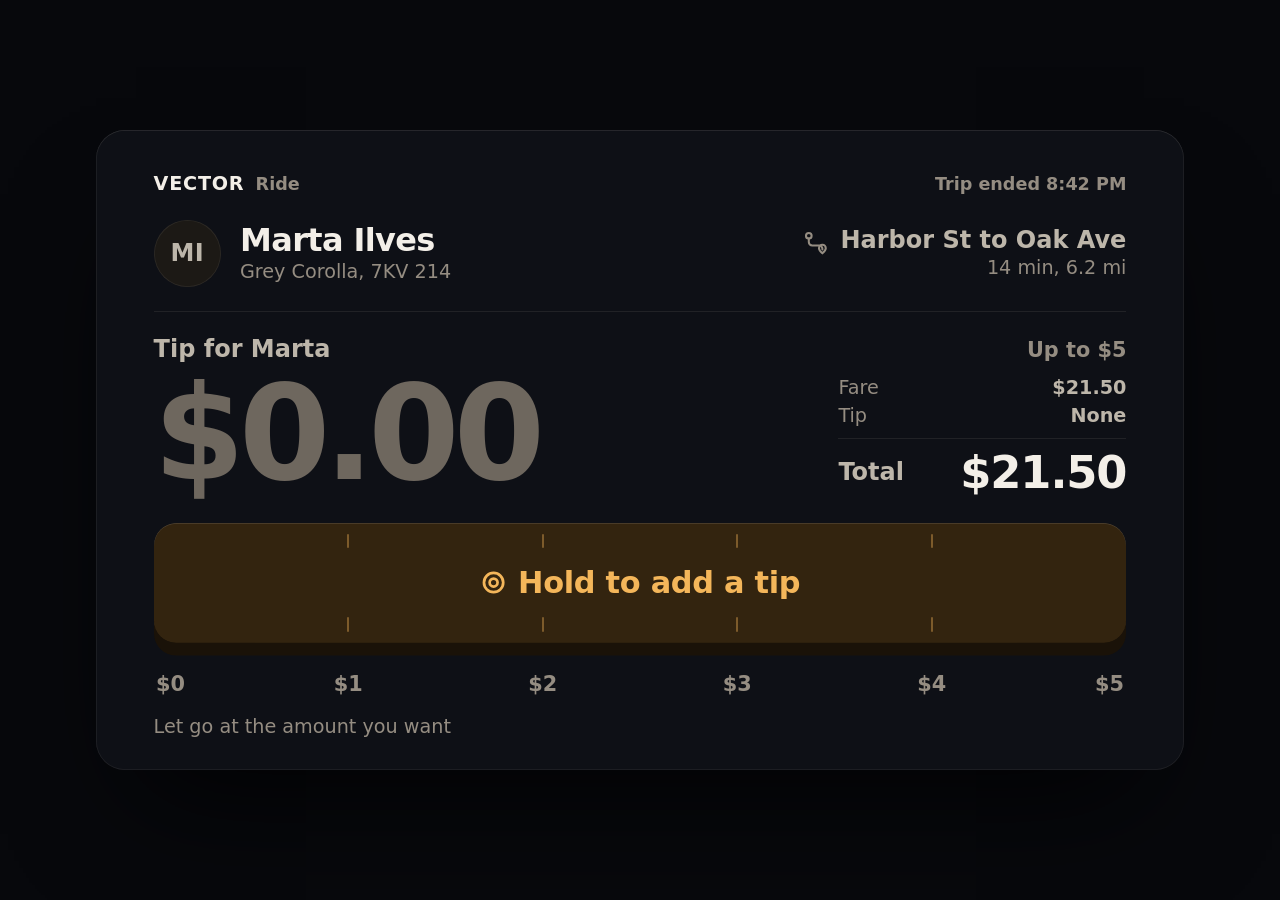
<file: index.html>
<!doctype html>
<html lang="en">
<head>
  <meta charset="utf-8">
  <meta name="viewport" content="width=device-width,initial-scale=1">
  <title>Hold to Tip — veraetogrex_portfolio</title>
  <link rel="stylesheet" href="style.css">
</head>
<body>
  <!-- Hold to Tip — github.com/veraetogrex-portfolio · zero dependencies
       Hold the wide key and the tip counts up from $0 to $5; let go and it stays.
       The filled part becomes the locked tip, the rest of the key becomes Confirm. -->
  <section class="ht" id="tip" aria-label="Trip total and tip">
    <header class="ht-top">
      <p class="ht-brand"><b>VECTOR</b><span>Ride</span></p>
      <p class="ht-order">Trip ended 8:42 PM</p>
    </header>

    <!-- the order: who drove, where, what it cost -->
    <div class="ht-trip">
      <span class="ht-ava" aria-hidden="true">MI</span>
      <p class="ht-who"><b>Marta Ilves</b><span>Grey Corolla, 7KV 214</span></p>
      <p class="ht-route"><svg viewBox="0 0 24 24" aria-hidden="true"><circle cx="6" cy="6" r="2.5"/><path d="M6 8.5v3a3 3 0 0 0 3 3h6a3 3 0 0 1 3 3v.5"/><path d="M18 21.5s-3-2.7-3-4.6a3 3 0 0 1 6 0c0 1.9-3 4.6-3 4.6z"/></svg><b>Harbor St to Oak Ave</b><span>14 min, 6.2 mi</span></p>
    </div>

    <div class="ht-tip">
      <p class="ht-tip-h"><span>Tip for Marta</span><span class="ht-max">Up to $5</span></p>
      <div class="ht-row">
        <p class="ht-read" role="status" aria-label="Tip $0.00">$0.00</p>
        <dl class="ht-sum" aria-label="Your fare">
          <div><dt>Fare</dt><dd>$21.50</dd></div>
          <div><dt>Tip</dt><dd class="ht-tipline">None</dd></div>
          <div class="ht-total"><dt>Total</dt><dd class="ht-total-v" aria-live="polite">$21.50</dd></div>
        </dl>
      </div>

      <!-- one wide key; while it is held the amber fill grows, on release the filled part stays as the tip and the rest becomes Confirm -->
      <div class="ht-keys">
        <button class="ht-key" aria-describedby="ht-hint">
          <span class="ht-cap ht-cap--base"><span class="ht-side"></span><span class="ht-face"><span class="ht-ticks"></span><span class="ht-lbl"><svg viewBox="0 0 24 24" aria-hidden="true"><circle cx="12" cy="12" r="8.5"/><circle cx="12" cy="12" r="3.5"/></svg><span class="ht-lbl-t">Hold to add a tip</span></span></span></span>
          <span class="ht-cap ht-cap--ok" aria-hidden="true"><span class="ht-side"></span><span class="ht-face"></span></span>
          <span class="ht-cap ht-cap--fill" aria-hidden="true"><span class="ht-side"></span><span class="ht-face"><span class="ht-ticks"></span><span class="ht-lbl ht-lbl--fill"><svg viewBox="0 0 24 24"><circle cx="12" cy="12" r="8.5"/><circle cx="12" cy="12" r="3.5"/></svg><span class="ht-lbl-t">Hold to add a tip</span></span>
            <span class="ht-chip"><svg viewBox="0 0 24 24"><rect x="5" y="10.5" width="14" height="10" rx="2.5"/><path d="M8.5 10.5V8a3.5 3.5 0 0 1 7 0v2.5"/></svg><b class="ht-chip-v">$0.00</b></span></span></span>
          <span class="ht-dent" aria-hidden="true"></span>
        </button>
        <button class="ht-confirm" tabindex="-1"><span class="ht-confirm-t">Confirm tip</span></button>
        <button class="ht-clear" tabindex="-1" aria-label="Clear tip"><svg viewBox="0 0 24 24" aria-hidden="true"><path d="M7 7l10 10M17 7 7 17"/></svg></button>
      </div>

      <!-- the scale is also a set of buttons: one tap sets an exact amount -->
      <div class="ht-scale" role="group" aria-label="Set tip">
        <span>$0</span><button data-v="1">$1</button><button data-v="2">$2</button><button data-v="3">$3</button><button data-v="4">$4</button><button data-v="5">$5</button>
      </div>
      <p class="ht-hint" id="ht-hint">Let go at the amount you want</p>
    </div>
  </section>

  <script src="script.js"></script>
</body>
</html>
</file>
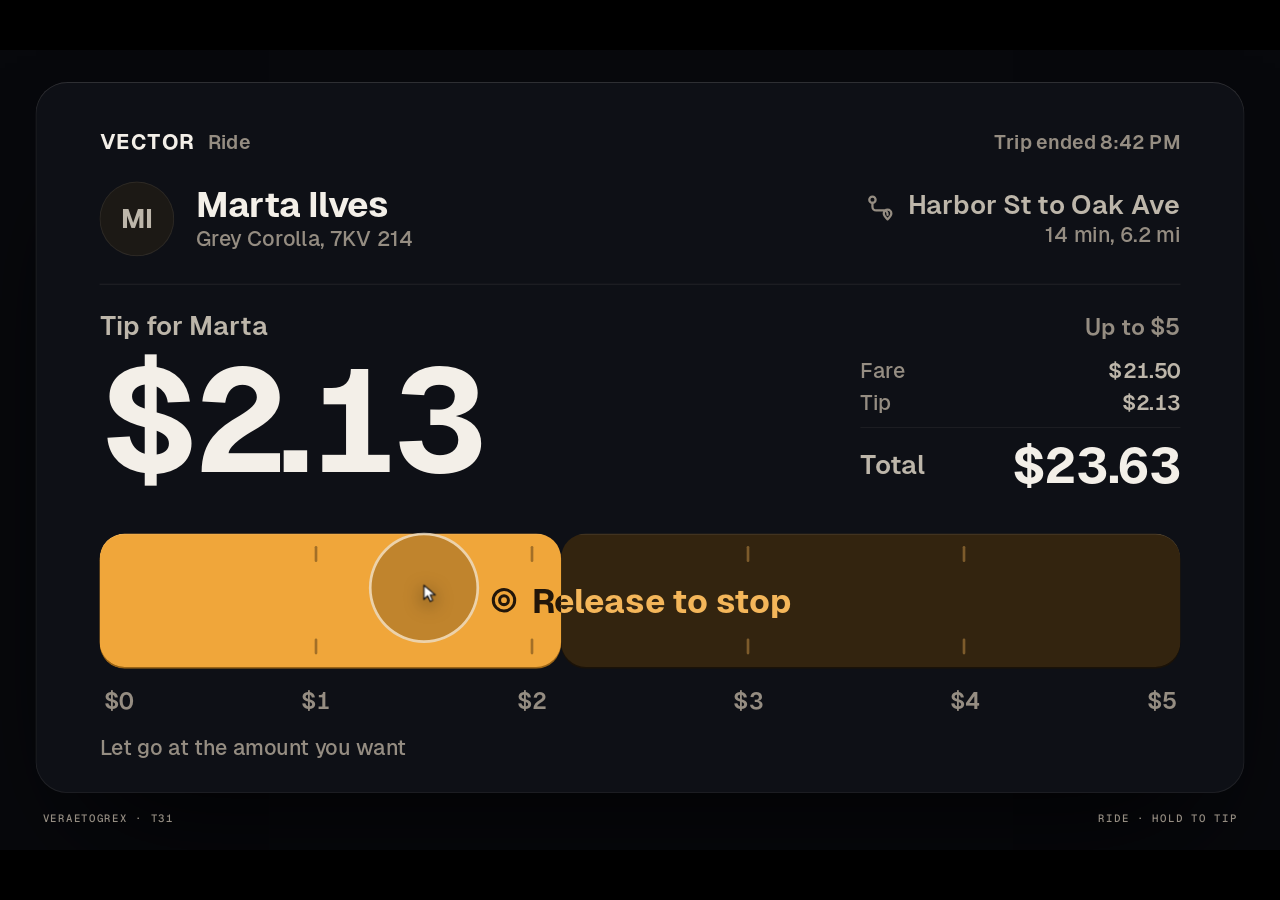
<file: mockup/hold-tip.autoplay.html>
<!doctype html>
<html lang="en">
<head>
<meta charset="utf-8">
<meta name="viewport" content="width=device-width,initial-scale=1">
<title>T31 Hold to Tip — hold the key, let go at your tip</title>
<link rel="stylesheet" href="_shared/nocturne.css">
<link rel="stylesheet" href="../style.css">
<style>
  /* the component from ../, dressed in Nocturne type; no grid on the app screen (DESIGN.md R-07: grid only in the reel header) */
  #stage{background:var(--room);--font:var(--f-text)}
  #stage .ht{position:absolute;left:40px;top:36px;zoom:1;z-index:1}
  .status-line{color:var(--text-3)}
  body.autoplay #stage :focus-visible{outline:none}
  body.autoplay #li-cursor{transition:none}   /* visible from frame one, no fade at the loop seam */
</style>
</head>
<body>
<div id="stage" data-title="T31 Hold to Tip" data-url="veraetogrex-portfolio.github.io/hold-tip">
  <section class="ht" id="tip" aria-label="Trip total and tip">
    <header class="ht-top">
      <p class="ht-brand"><b>VECTOR</b><span>Ride</span></p>
      <p class="ht-order">Trip ended 8:42 PM</p>
    </header>

    <!-- the order: who drove, where, what it cost -->
    <div class="ht-trip">
      <span class="ht-ava" aria-hidden="true">MI</span>
      <p class="ht-who"><b>Marta Ilves</b><span>Grey Corolla, 7KV 214</span></p>
      <p class="ht-route"><svg viewBox="0 0 24 24" aria-hidden="true"><circle cx="6" cy="6" r="2.5"/><path d="M6 8.5v3a3 3 0 0 0 3 3h6a3 3 0 0 1 3 3v.5"/><path d="M18 21.5s-3-2.7-3-4.6a3 3 0 0 1 6 0c0 1.9-3 4.6-3 4.6z"/></svg><b>Harbor St to Oak Ave</b><span>14 min, 6.2 mi</span></p>
    </div>

    <div class="ht-tip">
      <p class="ht-tip-h"><span>Tip for Marta</span><span class="ht-max">Up to $5</span></p>
      <div class="ht-row">
        <p class="ht-read" role="status" aria-label="Tip $0.00">$0.00</p>
        <dl class="ht-sum" aria-label="Your fare">
          <div><dt>Fare</dt><dd>$21.50</dd></div>
          <div><dt>Tip</dt><dd class="ht-tipline">None</dd></div>
          <div class="ht-total"><dt>Total</dt><dd class="ht-total-v" aria-live="polite">$21.50</dd></div>
        </dl>
      </div>

      <!-- one wide key; while it is held the amber fill grows, on release the filled part stays as the tip and the rest becomes Confirm -->
      <div class="ht-keys">
        <button class="ht-key" aria-describedby="ht-hint">
          <span class="ht-cap ht-cap--base"><span class="ht-side"></span><span class="ht-face"><span class="ht-ticks"></span><span class="ht-lbl"><svg viewBox="0 0 24 24" aria-hidden="true"><circle cx="12" cy="12" r="8.5"/><circle cx="12" cy="12" r="3.5"/></svg><span class="ht-lbl-t">Hold to add a tip</span></span></span></span>
          <span class="ht-cap ht-cap--ok" aria-hidden="true"><span class="ht-side"></span><span class="ht-face"></span></span>
          <span class="ht-cap ht-cap--fill" aria-hidden="true"><span class="ht-side"></span><span class="ht-face"><span class="ht-ticks"></span><span class="ht-lbl ht-lbl--fill"><svg viewBox="0 0 24 24"><circle cx="12" cy="12" r="8.5"/><circle cx="12" cy="12" r="3.5"/></svg><span class="ht-lbl-t">Hold to add a tip</span></span>
            <span class="ht-chip"><svg viewBox="0 0 24 24"><rect x="5" y="10.5" width="14" height="10" rx="2.5"/><path d="M8.5 10.5V8a3.5 3.5 0 0 1 7 0v2.5"/></svg><b class="ht-chip-v">$0.00</b></span></span></span>
          <span class="ht-dent" aria-hidden="true"></span>
        </button>
        <button class="ht-confirm" tabindex="-1"><span class="ht-confirm-t">Confirm tip</span></button>
        <button class="ht-clear" tabindex="-1" aria-label="Clear tip"><svg viewBox="0 0 24 24" aria-hidden="true"><path d="M7 7l10 10M17 7 7 17"/></svg></button>
      </div>

      <!-- the scale is also a set of buttons: one tap sets an exact amount -->
      <div class="ht-scale" role="group" aria-label="Set tip">
        <span>$0</span><button data-v="1">$1</button><button data-v="2">$2</button><button data-v="3">$3</button><button data-v="4">$4</button><button data-v="5">$5</button>
      </div>
      <p class="ht-hint" id="ht-hint">Let go at the amount you want</p>
    </div>
  </section>
  <div class="status-line"><span>Veraetogrex · T31</span><span>Ride · hold to tip</span></div>
</div>
<script>window.AUTOPLAY = true;</script>
<script src="_shared/stage.js"></script>
<script src="../script.js"></script>
<script>
const tip = document.querySelector('#tip').tip;
const pressAt = () => { const r = Stage.rect(tip.key); return [r.x + r.w * .3, r.y + 72]; };   // between the locked amount and the label, so the press covers neither
Stage.init({
  reset: () => tip.reset(),
  get cursorStart() { return pressAt(); },          // resting on the key in frame one
  async demo(s) {
    const t0 = performance.now(), home = pressAt();
    await s.wait(100);
    await s.down();                                   // press and hold: the key sinks, the fill grows, $0.00 counts up
    await s.until(t0, 1300);                          // 1.2 s at $2.50 a second
    while (tip.amount() < 2.875) await s.wait(16);    // a slow live page still lets go at $3.00 (the recorded reel never waits here)
    await s.up();                                     // let go at $3.00: the fill stays as the tip, the rest becomes Confirm
    await s.until(t0, 2100);
    const c = s.rect(tip.clear);
    await s.move([c.cx - 6, c.cy + 88], 520);         // off the tip so "$3.00" stays readable, next to its ×
    await s.until(t0, 3800);
    await s.click(tip.clear, { ms: 300, hold: 110 });   // × on the tip: the key closes up and drains to $0.00 in one motion
    await s.until(t0, 4950);
    await s.move(home, 480);                          // back to where frame one rests
    await s.until(t0, 5700);
  },
});
</script>
</body>
</html>
</file>
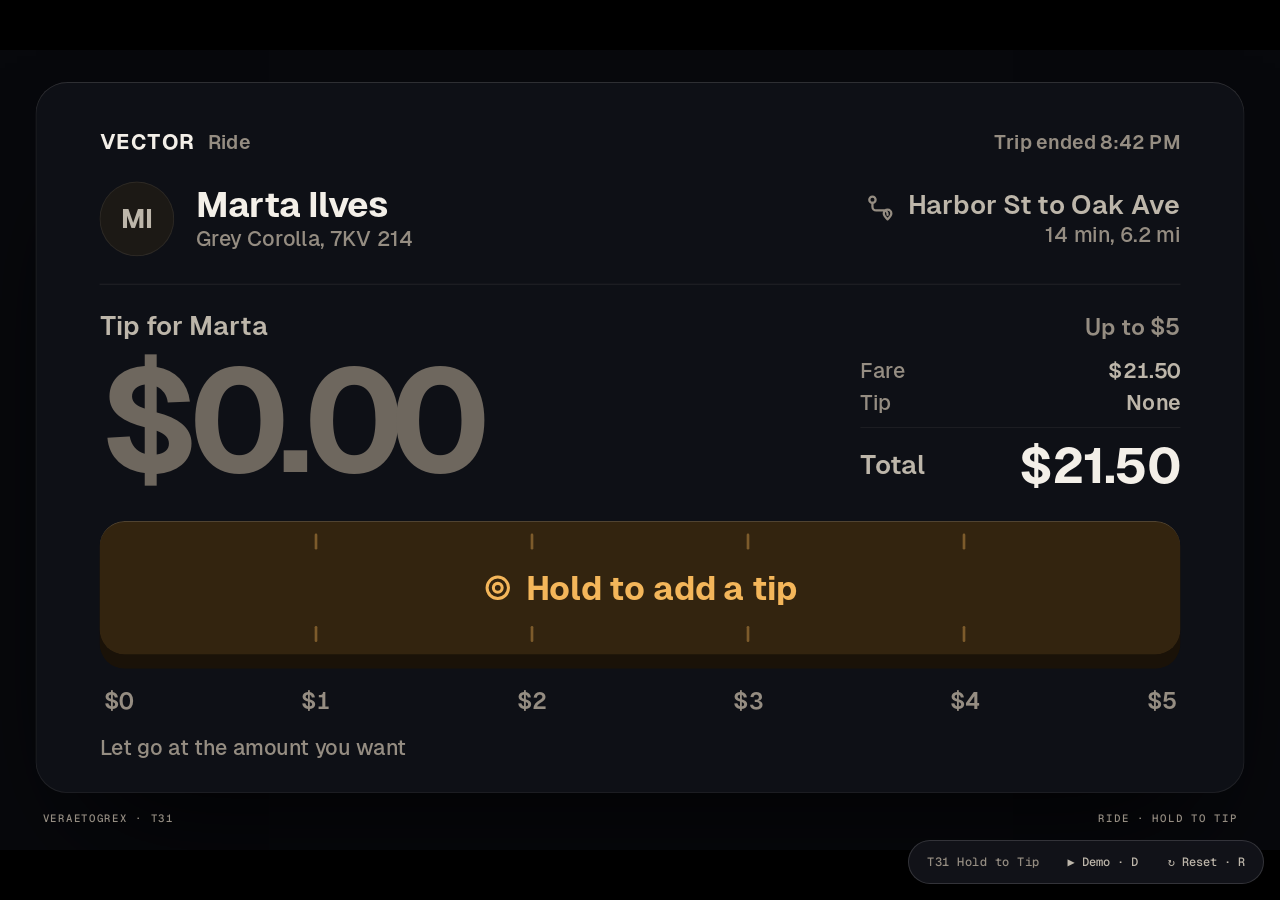
<file: mockup/hold-tip.html>
<!doctype html>
<html lang="en">
<head>
<meta charset="utf-8">
<meta name="viewport" content="width=device-width,initial-scale=1">
<title>T31 Hold to Tip — hold the key, let go at your tip</title>
<link rel="stylesheet" href="_shared/nocturne.css">
<link rel="stylesheet" href="../style.css">
<style>
  /* the component from ../, dressed in Nocturne type; no grid on the app screen (DESIGN.md R-07: grid only in the reel header) */
  #stage{background:var(--room);--font:var(--f-text)}
  #stage .ht{position:absolute;left:40px;top:36px;zoom:1;z-index:1}
  .status-line{color:var(--text-3)}
  body.autoplay #stage :focus-visible{outline:none}
  body.autoplay #li-cursor{transition:none}   /* visible from frame one, no fade at the loop seam */
</style>
</head>
<body>
<div id="stage" data-title="T31 Hold to Tip" data-url="veraetogrex-portfolio.github.io/hold-tip">
  <section class="ht" id="tip" aria-label="Trip total and tip">
    <header class="ht-top">
      <p class="ht-brand"><b>VECTOR</b><span>Ride</span></p>
      <p class="ht-order">Trip ended 8:42 PM</p>
    </header>

    <!-- the order: who drove, where, what it cost -->
    <div class="ht-trip">
      <span class="ht-ava" aria-hidden="true">MI</span>
      <p class="ht-who"><b>Marta Ilves</b><span>Grey Corolla, 7KV 214</span></p>
      <p class="ht-route"><svg viewBox="0 0 24 24" aria-hidden="true"><circle cx="6" cy="6" r="2.5"/><path d="M6 8.5v3a3 3 0 0 0 3 3h6a3 3 0 0 1 3 3v.5"/><path d="M18 21.5s-3-2.7-3-4.6a3 3 0 0 1 6 0c0 1.9-3 4.6-3 4.6z"/></svg><b>Harbor St to Oak Ave</b><span>14 min, 6.2 mi</span></p>
    </div>

    <div class="ht-tip">
      <p class="ht-tip-h"><span>Tip for Marta</span><span class="ht-max">Up to $5</span></p>
      <div class="ht-row">
        <p class="ht-read" role="status" aria-label="Tip $0.00">$0.00</p>
        <dl class="ht-sum" aria-label="Your fare">
          <div><dt>Fare</dt><dd>$21.50</dd></div>
          <div><dt>Tip</dt><dd class="ht-tipline">None</dd></div>
          <div class="ht-total"><dt>Total</dt><dd class="ht-total-v" aria-live="polite">$21.50</dd></div>
        </dl>
      </div>

      <!-- one wide key; while it is held the amber fill grows, on release the filled part stays as the tip and the rest becomes Confirm -->
      <div class="ht-keys">
        <button class="ht-key" aria-describedby="ht-hint">
          <span class="ht-cap ht-cap--base"><span class="ht-side"></span><span class="ht-face"><span class="ht-ticks"></span><span class="ht-lbl"><svg viewBox="0 0 24 24" aria-hidden="true"><circle cx="12" cy="12" r="8.5"/><circle cx="12" cy="12" r="3.5"/></svg><span class="ht-lbl-t">Hold to add a tip</span></span></span></span>
          <span class="ht-cap ht-cap--ok" aria-hidden="true"><span class="ht-side"></span><span class="ht-face"></span></span>
          <span class="ht-cap ht-cap--fill" aria-hidden="true"><span class="ht-side"></span><span class="ht-face"><span class="ht-ticks"></span><span class="ht-lbl ht-lbl--fill"><svg viewBox="0 0 24 24"><circle cx="12" cy="12" r="8.5"/><circle cx="12" cy="12" r="3.5"/></svg><span class="ht-lbl-t">Hold to add a tip</span></span>
            <span class="ht-chip"><svg viewBox="0 0 24 24"><rect x="5" y="10.5" width="14" height="10" rx="2.5"/><path d="M8.5 10.5V8a3.5 3.5 0 0 1 7 0v2.5"/></svg><b class="ht-chip-v">$0.00</b></span></span></span>
          <span class="ht-dent" aria-hidden="true"></span>
        </button>
        <button class="ht-confirm" tabindex="-1"><span class="ht-confirm-t">Confirm tip</span></button>
        <button class="ht-clear" tabindex="-1" aria-label="Clear tip"><svg viewBox="0 0 24 24" aria-hidden="true"><path d="M7 7l10 10M17 7 7 17"/></svg></button>
      </div>

      <!-- the scale is also a set of buttons: one tap sets an exact amount -->
      <div class="ht-scale" role="group" aria-label="Set tip">
        <span>$0</span><button data-v="1">$1</button><button data-v="2">$2</button><button data-v="3">$3</button><button data-v="4">$4</button><button data-v="5">$5</button>
      </div>
      <p class="ht-hint" id="ht-hint">Let go at the amount you want</p>
    </div>
  </section>
  <div class="status-line"><span>Veraetogrex · T31</span><span>Ride · hold to tip</span></div>
</div>
<script src="_shared/stage.js"></script>
<script src="../script.js"></script>
<script>
const tip = document.querySelector('#tip').tip;
const pressAt = () => { const r = Stage.rect(tip.key); return [r.x + r.w * .3, r.y + 72]; };   // between the locked amount and the label, so the press covers neither
Stage.init({
  reset: () => tip.reset(),
  get cursorStart() { return pressAt(); },          // resting on the key in frame one
  async demo(s) {
    const t0 = performance.now(), home = pressAt();
    await s.wait(100);
    await s.down();                                   // press and hold: the key sinks, the fill grows, $0.00 counts up
    await s.until(t0, 1300);                          // 1.2 s at $2.50 a second
    while (tip.amount() < 2.875) await s.wait(16);    // a slow live page still lets go at $3.00 (the recorded reel never waits here)
    await s.up();                                     // let go at $3.00: the fill stays as the tip, the rest becomes Confirm
    await s.until(t0, 2100);
    const c = s.rect(tip.clear);
    await s.move([c.cx - 6, c.cy + 88], 520);         // off the tip so "$3.00" stays readable, next to its ×
    await s.until(t0, 3800);
    await s.click(tip.clear, { ms: 300, hold: 110 });   // × on the tip: the key closes up and drains to $0.00 in one motion
    await s.until(t0, 4950);
    await s.move(home, 480);                          // back to where frame one rests
    await s.until(t0, 5700);
  },
});
</script>
</body>
</html>
</file>
<file: style.css>
/* Hold to Tip — github.com/veraetogrex-portfolio · zero dependencies
   A wide amber key under a finished ride: hold it and the tip grows from $0 to $5, let go and the amount stays.
   The filled part becomes the locked tip, the rest of the key becomes a separate Confirm. */
:root {
  --room: #07080c; --panel: #0e1016; --tile: #1c1915;
  --text: #f3efe8; --text-2: #bdb6aa; --text-3: #958d82; --text-off: #6e675e;   /* warm whites: a car at night, not screen blue */
  --line: rgba(255, 240, 220, .08);
  /* the key: dark roast at rest, crema where it is held; every cap has a face and a side 14px below it */
  --roast: #33240f; --roast-side: #1a1208; --roast-ink: #f4b65a;
  --crema: #f0a63a; --crema-side: #9a6416; --crema-ink: #22160a;
  --linen: #f1e9dc; --linen-side: #b4a893; --linen-ink: #1b1712;   /* Confirm: napkin linen, so amber only ever means "tip" */
  --font: system-ui, -apple-system, "Segoe UI", sans-serif;
}
* { box-sizing: border-box; }
body { margin: 0; min-height: 100vh; display: grid; place-items: center; overflow: hidden; background: var(--room); color: var(--text); font: 16px/1.4 var(--font); }
p, h1, ul, dl, dd { margin: 0; padding: 0; }
button { font: inherit; color: inherit; background: none; border: 0; padding: 0; cursor: pointer; }
button:focus-visible { outline: 3px solid var(--crema); outline-offset: 6px; }

.ht { position: relative; width: 1360px; height: 800px; border-radius: 36px; overflow: hidden; user-select: none; -webkit-user-select: none;
  background: var(--panel); box-shadow: 0 0 0 1px var(--line) inset, 0 1px 0 rgba(255, 255, 255, .06) inset, 0 80px 140px -50px rgba(0, 0, 0, .8); }
@media (max-width: 1400px) { .ht { zoom: .8; } }
@media (max-width: 1100px) { .ht { zoom: .6; } }
@media (max-width: 820px)  { .ht { zoom: .4; } }
@media (max-width: 560px)  { .ht { zoom: .27; } }

.ht-top { position: absolute; left: 72px; right: 72px; top: 52px; display: flex; align-items: baseline; justify-content: space-between; }
.ht-brand { display: flex; align-items: baseline; gap: 14px; }
.ht-brand b { font: 800 24px var(--font); letter-spacing: .04em; }
.ht-brand span, .ht-order { font: 600 22px var(--font); color: var(--text-3); }

/* ── the order: one line across the top, the driver and the route ── */
.ht-trip { position: absolute; left: 72px; right: 72px; top: 108px; height: 92px; display: flex; align-items: center; gap: 24px; padding-bottom: 0; }
.ht-trip::after { content: ""; position: absolute; left: 0; right: 0; bottom: -28px; border-top: 1px solid var(--line); }
.ht-ava { flex: none; width: 84px; height: 84px; border-radius: 50%; display: grid; place-items: center; background: var(--tile); color: var(--text-2);
  font: 700 30px var(--font); letter-spacing: .01em; box-shadow: 0 0 0 1px var(--line) inset; }
.ht-who, .ht-route { display: flex; flex-direction: column; white-space: nowrap; }
.ht-who { flex: 1; min-width: 0; }
.ht-who b { font: 700 40px/1.15 var(--font); letter-spacing: -.02em; }
.ht-who span, .ht-route span { font: 500 24px/1.35 var(--font); color: var(--text-3); }
.ht-route { position: relative; align-items: flex-end; padding-left: 48px; }
.ht-route b { font: 600 30px/1.2 var(--font); color: var(--text-2); }
.ht-route svg { position: absolute; left: 0; top: 4px; width: 34px; height: 34px; fill: none; stroke: var(--text-3); stroke-width: 1.8; stroke-linecap: round; stroke-linejoin: round; }

/* ── the tip: the main object, full width ── */
.ht-tip { position: absolute; left: 72px; top: 256px; width: 1216px; }
.ht-tip-h { display: flex; justify-content: space-between; align-items: baseline; font: 600 30px var(--font); color: var(--text-2); }
.ht-max { font: 600 26px var(--font); color: var(--text-3); }
.ht-row { display: flex; justify-content: space-between; align-items: flex-end; margin-top: 6px; }
.ht-read { font: 700 164px/1 var(--font); letter-spacing: -.045em; font-variant-numeric: tabular-nums; color: var(--text-off); transition: color .2s; }
.ht.has-tip .ht-read { color: var(--text); }
.ht-sum { width: 360px; padding-bottom: 0; }
.ht-sum div { display: flex; justify-content: space-between; align-items: baseline; height: 36px; }
.ht-sum dt { font: 500 24px var(--font); color: var(--text-3); }
.ht-sum dd { margin: 0; font: 600 24px var(--font); font-variant-numeric: tabular-nums; color: var(--text-2); }
.ht-sum .ht-total { height: 76px; margin-top: 6px; padding-top: 8px; border-top: 1px solid var(--line); align-items: center; }
.ht-total dt { font: 600 30px var(--font); color: var(--text-2); }
.ht-total dd { font: 700 56px var(--font); letter-spacing: -.025em; color: var(--text); }   /* the one number besides the tip that must read on a phone */

/* W = 1216, face 150 + side 16; caps are clipped from the sides by script.js (clip-path), never resized */
.ht-keys { position: relative; margin-top: 30px; width: 1216px; height: 166px; }
.ht-key { position: absolute; inset: 0; border-radius: 28px; touch-action: none; -webkit-tap-highlight-color: transparent; }
.ht-cap { position: absolute; inset: 0; pointer-events: none; }
.ht-side, .ht-face { position: absolute; left: 0; width: 1216px; height: 150px; border-radius: 28px; }
.ht-side { top: 16px; }
.ht-face { top: 0; overflow: hidden; box-shadow: 0 1px 0 rgba(255, 255, 255, .14) inset; transition: transform .16s cubic-bezier(.34, 1.4, .64, 1); }
.ht.is-down .ht-face { transform: translateY(14px); transition-duration: .09s; transition-timing-function: cubic-bezier(.23, 1, .32, 1); }
.ht-cap--base .ht-side { background: var(--roast-side); }
.ht-cap--base .ht-face { background: var(--roast); color: var(--roast-ink); }
.ht-cap--fill .ht-side { background: var(--crema-side); }
.ht-cap--fill .ht-face { background: var(--crema); color: var(--crema-ink); }
.ht-cap--ok { opacity: 0; }
.ht-cap--ok .ht-side { background: var(--linen-side); }
.ht-cap--ok .ht-face { background: var(--linen); }

/* $1 marks along the top and bottom edge of the key: the scale is on the button itself */
.ht-ticks { position: absolute; inset: 0; }
.ht-ticks i { position: absolute; width: 3px; height: 18px; border-radius: 2px; background: currentColor; opacity: .38; }
.ht-ticks i:nth-child(odd) { top: 14px; } .ht-ticks i:nth-child(even) { bottom: 14px; }

.ht-lbl { position: absolute; inset: 0; display: flex; align-items: center; justify-content: center; gap: 14px; font: 700 38px var(--font); letter-spacing: -.01em; white-space: nowrap; }
.ht-lbl svg, .ht-chip svg { width: 34px; height: 34px; fill: none; stroke: currentColor; stroke-width: 2.4; stroke-linecap: round; stroke-linejoin: round; }
.ht-chip { position: absolute; left: 40px; top: 0; height: 150px; display: flex; align-items: center; gap: 14px; opacity: 0; white-space: nowrap; }
.ht-chip-v { font: 700 54px var(--font); letter-spacing: -.02em; font-variant-numeric: tabular-nums; }

/* where the key is being held: a pressed dent that stays under the pointer until it lets go */
.ht-dent { position: absolute; left: 0; top: 0; width: 124px; height: 124px; margin: -62px 0 0 -62px; border-radius: 50%; pointer-events: none;
  border: 3px solid rgba(255, 244, 225, .7); background: rgba(26, 16, 4, .22); opacity: 0; transform: scale(.6);
  transition: opacity .14s, transform .18s cubic-bezier(.23, 1, .32, 1); }
.ht.is-down .ht-dent { opacity: 1; transform: scale(1); }

.ht-confirm, .ht-clear { position: absolute; left: 0; top: 0; opacity: 0; pointer-events: none; }
.ht-confirm { width: 1216px; height: 150px; border-radius: 28px; color: var(--linen-ink); font: 700 34px var(--font); letter-spacing: -.01em; }
.ht-confirm-t { position: absolute; left: 0; top: 0; height: 150px; display: flex; align-items: center; gap: 12px; white-space: nowrap; }
.ht-confirm-t svg { width: 32px; height: 32px; fill: none; stroke: currentColor; stroke-width: 2.6; stroke-linecap: round; stroke-linejoin: round; }
.ht-clear { width: 64px; height: 64px; border-radius: 50%; display: grid; place-items: center; color: var(--crema-ink); background: rgba(34, 22, 10, .16); }
.ht-clear svg { width: 30px; height: 30px; fill: none; stroke: currentColor; stroke-width: 2.8; stroke-linecap: round; }
.ht-clear:hover { background: rgba(34, 22, 10, .26); }
.ht.is-locked .ht-confirm, .ht.is-locked .ht-clear { pointer-events: auto; }
.ht-clear svg { transition: transform .12s; } .ht-clear:active svg { transform: scale(.82); }

.ht-scale { position: relative; height: 48px; margin-top: 12px; }
.ht-scale > * { position: absolute; top: 0; height: 48px; min-width: 48px; padding: 0 6px; display: grid; place-items: center; transform: translateX(-50%);
  font: 600 26px var(--font); font-variant-numeric: tabular-nums; color: var(--text-3); border-radius: 12px; transition: color .15s; }
.ht-scale > :nth-child(1) { left: 0; transform: none; padding-left: 0; }
.ht-scale > :nth-child(2) { left: 20%; } .ht-scale > :nth-child(3) { left: 40%; } .ht-scale > :nth-child(4) { left: 60%; }
.ht-scale > :nth-child(5) { left: 80%; } .ht-scale > :nth-child(6) { left: 100%; }
.ht-scale > :last-child { transform: translateX(-100%); padding-right: 0; }
.ht-scale button:hover, .ht-scale button[aria-pressed="true"] { color: var(--text); }
/* once a tip is locked the ruler steps back: only the chosen mark stays bright, the rest stay tappable */
.ht-scale > * { transition: color .15s, opacity .2s; }
.ht.is-locked .ht-scale > :not([aria-pressed="true"]) { color: var(--text-off); }   /* 3.4:1 on the panel: quieter, still readable */
.ht.is-locked .ht-scale > button:hover, .ht.is-locked .ht-scale > button:focus-visible { color: var(--text); }
.ht-hint { margin-top: 14px; font: 500 24px var(--font); color: var(--text-3); white-space: nowrap; }
.ht-hint.is-warn { color: var(--roast-ink); }

.ht.is-reset, .ht.is-reset * { transition: none !important; }
@media (prefers-reduced-motion: reduce) {
  .ht-face, .ht-dent, .ht-read { transition-duration: 1ms !important; }
}
</file>
<file: mockup/_shared/nocturne.css>
/* Nocturne — общая основа для макетов T01–T10 */
@font-face{font-family:"Chakra Petch";font-weight:500;font-display:swap;src:url(fonts/chakra-petch-latin-500-normal.woff2) format("woff2")}
@font-face{font-family:"Chakra Petch";font-weight:600;font-display:swap;src:url(fonts/chakra-petch-latin-600-normal.woff2) format("woff2")}
@font-face{font-family:"Chakra Petch";font-weight:700;font-display:swap;src:url(fonts/chakra-petch-latin-700-normal.woff2) format("woff2")}
@font-face{font-family:"Geist";font-weight:400;font-display:swap;src:url(fonts/geist-sans-latin-400-normal.woff2) format("woff2")}
@font-face{font-family:"Geist";font-weight:500;font-display:swap;src:url(fonts/geist-sans-latin-500-normal.woff2) format("woff2")}
@font-face{font-family:"Geist";font-weight:600;font-display:swap;src:url(fonts/geist-sans-latin-600-normal.woff2) format("woff2")}
@font-face{font-family:"Geist";font-weight:700;font-display:swap;src:url(fonts/geist-sans-latin-700-normal.woff2) format("woff2")}
@font-face{font-family:"Geist Mono";font-weight:400;font-display:swap;src:url(fonts/geist-mono-latin-400-normal.woff2) format("woff2")}
@font-face{font-family:"Geist Mono";font-weight:500;font-display:swap;src:url(fonts/geist-mono-latin-500-normal.woff2) format("woff2")}

:root{
  --void:#07080C; --panel:#0E1016; --panel-2:#111218; --raise:#1A1B24; --raise-2:#22252F;
  --glass:rgba(255,255,255,.05); --glass-strong:rgba(255,255,255,.12);
  --line:rgba(255,255,255,.08); --line-2:rgba(255,255,255,.14);
  --text:#F2F3F7; --text-2:#A4A7B6; --text-3:#7F8293;
  --pulse:#7C6CFF; --pulse-btn:#6A5AF9; --pulse-soft:#A69BFF; --pulse-pale:#C9C2FF;
  --ion:#3FE0D0; --flare:#FF7A45; --pink:#FF6FB5; --amber:#FFB547;
  --daylight:#F4F5F8;
  --r-field:10px; --r-card:14px; --r-panel:20px;
  --f-display:"Chakra Petch","Geist",system-ui,sans-serif;
  --f-text:"Geist","Inter",system-ui,-apple-system,sans-serif;
  --f-mono:"Geist Mono",ui-monospace,"SF Mono",Menlo,monospace;
  --ease-out:cubic-bezier(.2,.8,.2,1);
  --ease-io:cubic-bezier(.65,0,.35,1);
  --ease-back:cubic-bezier(.34,1.56,.64,1);
}
*,*::before,*::after{box-sizing:border-box}
html,body{margin:0;height:100%;background:#000;color:var(--text);font-family:var(--f-text);-webkit-font-smoothing:antialiased;overflow:hidden}
button,input,textarea{font:inherit;color:inherit}
button{cursor:pointer;background:none;border:0;padding:0}

/* viewport and scaling */
.li-viewport{position:fixed;inset:0;overflow:hidden;background:#000}
.li-shell{position:absolute;left:50%;top:50%;transform-origin:50% 50%}
#stage{position:relative;width:1440px;height:900px;overflow:hidden;background:var(--void);isolation:isolate}
#stage.grid::before{content:"";position:absolute;inset:0;pointer-events:none;z-index:0;
  background-image:linear-gradient(var(--line) 1px,transparent 1px),linear-gradient(90deg,var(--line) 1px,transparent 1px);
  background-size:48px 48px;background-position:-1px -1px;opacity:.45;
  -webkit-mask-image:radial-gradient(ellipse 75% 70% at 50% 50%,#000 30%,transparent 100%);
          mask-image:radial-gradient(ellipse 75% 70% at 50% 50%,#000 30%,transparent 100%)}

/* browser frame (?frame) */
.li-browser{width:1440px;border-radius:18px;overflow:hidden;background:#15161D;box-shadow:0 0 0 1px rgba(255,255,255,.08),0 40px 120px rgba(0,0,0,.6)}
.li-browser-bar{height:46px;display:flex;align-items:center;gap:16px;padding:0 18px;background:#121319;border-bottom:1px solid var(--line)}
.li-dots{display:flex;gap:8px}.li-dots i{width:12px;height:12px;border-radius:50%;background:#2A2C36;display:block}
.li-dots i:nth-child(1){background:#FF5F57}.li-dots i:nth-child(2){background:#FEBC2E}.li-dots i:nth-child(3){background:#28C840}
.li-url{flex:0 1 520px;margin:0 auto;height:28px;border-radius:8px;background:#1C1D25;display:flex;align-items:center;justify-content:center;gap:8px;font:500 13px var(--f-mono);color:var(--text-2);letter-spacing:.02em}
.li-url::before{content:"";width:9px;height:11px;border:1.5px solid var(--text-3);border-radius:2px 2px 3px 3px;border-top-width:4px;opacity:.7}

/* demo cursor */
#li-cursor{position:absolute;left:0;top:0;width:28px;height:28px;z-index:9999;pointer-events:none;opacity:0;transition:opacity .2s;will-change:transform;filter:drop-shadow(0 4px 10px rgba(0,0,0,.55))}
#li-cursor.on{opacity:1}
#li-cursor svg{display:block;transform-origin:4px 3px;transition:transform .12s var(--ease-out)}
#li-cursor.down svg{transform:scale(.82)}
#li-cursor.grab .arrow{display:none}#li-cursor:not(.grab) .hand{display:none}
.li-ripple{position:absolute;width:44px;height:44px;margin:-22px 0 0 -22px;border-radius:50%;border:2px solid rgba(255,255,255,.85);pointer-events:none;z-index:9998;animation:li-ripple .5s var(--ease-out) forwards}
@keyframes li-ripple{from{transform:scale(.3);opacity:.9}to{transform:scale(1.35);opacity:0}}
#stage.demo-running, #stage.demo-running *{cursor:none!important}

/* control pill outside the stage (interactive mode only) */
.li-controls{position:fixed;right:16px;bottom:16px;z-index:10;display:flex;gap:6px;padding:6px;border-radius:999px;background:rgba(20,21,28,.86);border:1px solid var(--line-2);backdrop-filter:blur(10px);font:500 12px var(--f-mono);letter-spacing:.04em}
.li-controls button{padding:7px 12px;border-radius:999px;color:var(--text-2)}
.li-controls button:hover{background:var(--raise-2);color:var(--text)}
.li-controls .li-title{padding:7px 10px 7px 12px;color:var(--text-3)}
body.autoplay .li-controls,body.clean .li-controls{display:none}

/* shared primitives */
.mono{font-family:var(--f-mono);letter-spacing:.08em;text-transform:uppercase}
.display{font-family:var(--f-display);text-transform:uppercase;letter-spacing:.02em}
.btn{display:inline-flex;align-items:center;justify-content:center;gap:10px;height:52px;padding:0 26px;border-radius:var(--r-field);background:var(--pulse-btn);color:#fff;font:600 17px var(--f-text);box-shadow:0 0 0 1px rgba(255,255,255,.1) inset,0 10px 30px -10px rgba(124,108,255,.8)}
.btn.ghost{background:var(--glass);box-shadow:0 0 0 1px var(--line-2) inset;color:var(--text)}
.field{height:56px;border-radius:var(--r-field);background:rgba(255,255,255,.035);border:1px solid var(--line-2);padding:0 18px;display:flex;align-items:center;font-size:18px;color:var(--text);outline:none;transition:border-color .2s,box-shadow .2s}
.field:focus,.field.focus{border-color:var(--pulse);box-shadow:0 0 0 4px rgba(124,108,255,.18)}
.card{background:var(--panel);border:1px solid var(--line);border-radius:var(--r-panel)}
.hud-corners{position:absolute;inset:-10px;pointer-events:none;
  background:
   linear-gradient(var(--c,var(--line-2)) 0 0) left top/18px 1px no-repeat,linear-gradient(var(--c,var(--line-2)) 0 0) left top/1px 18px no-repeat,
   linear-gradient(var(--c,var(--line-2)) 0 0) right top/18px 1px no-repeat,linear-gradient(var(--c,var(--line-2)) 0 0) right top/1px 18px no-repeat,
   linear-gradient(var(--c,var(--line-2)) 0 0) left bottom/18px 1px no-repeat,linear-gradient(var(--c,var(--line-2)) 0 0) left bottom/1px 18px no-repeat,
   linear-gradient(var(--c,var(--line-2)) 0 0) right bottom/18px 1px no-repeat,linear-gradient(var(--c,var(--line-2)) 0 0) right bottom/1px 18px no-repeat}
.status-line{position:absolute;left:48px;right:48px;bottom:28px;display:flex;justify-content:space-between;font:500 12px var(--f-mono);letter-spacing:.14em;text-transform:uppercase;color:var(--text-3);z-index:2}

@media (prefers-reduced-motion: reduce){
  *,*::before,*::after{animation-duration:150ms!important;transition-duration:150ms!important}
}
</file>
